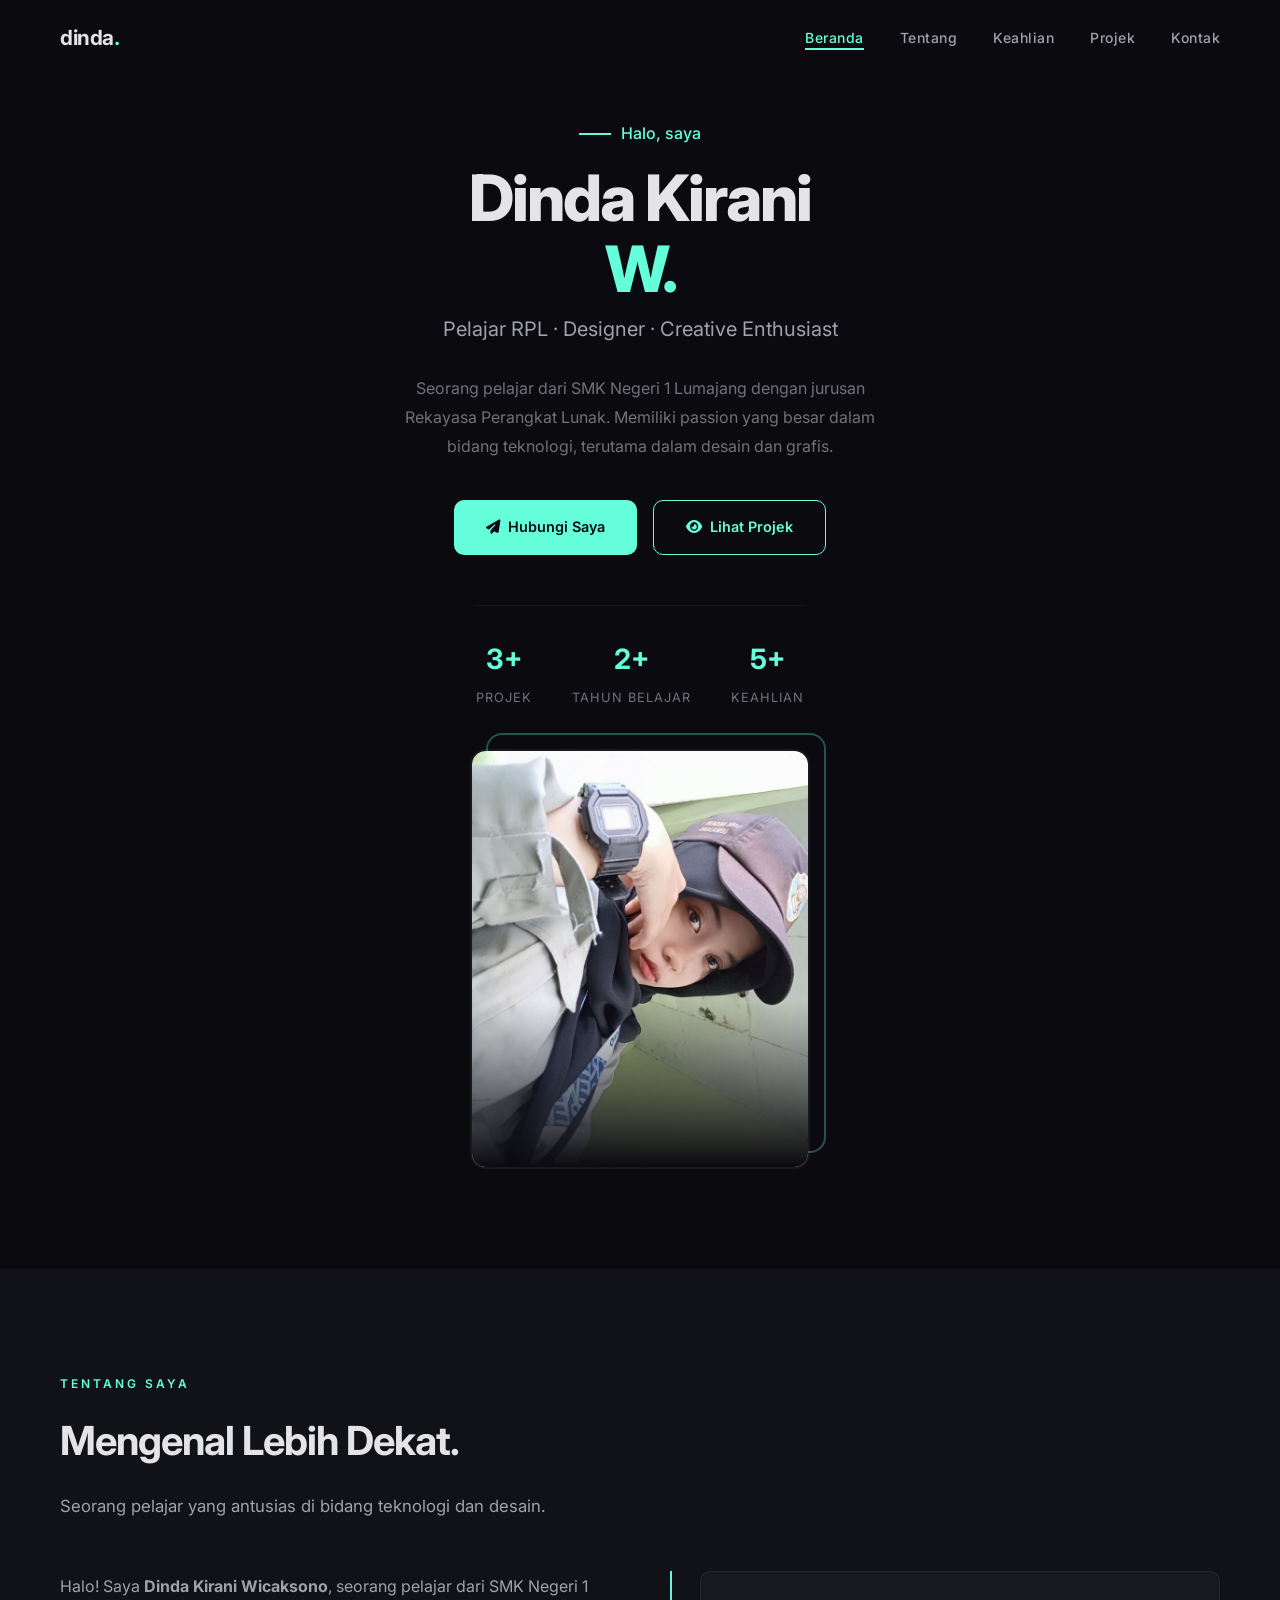
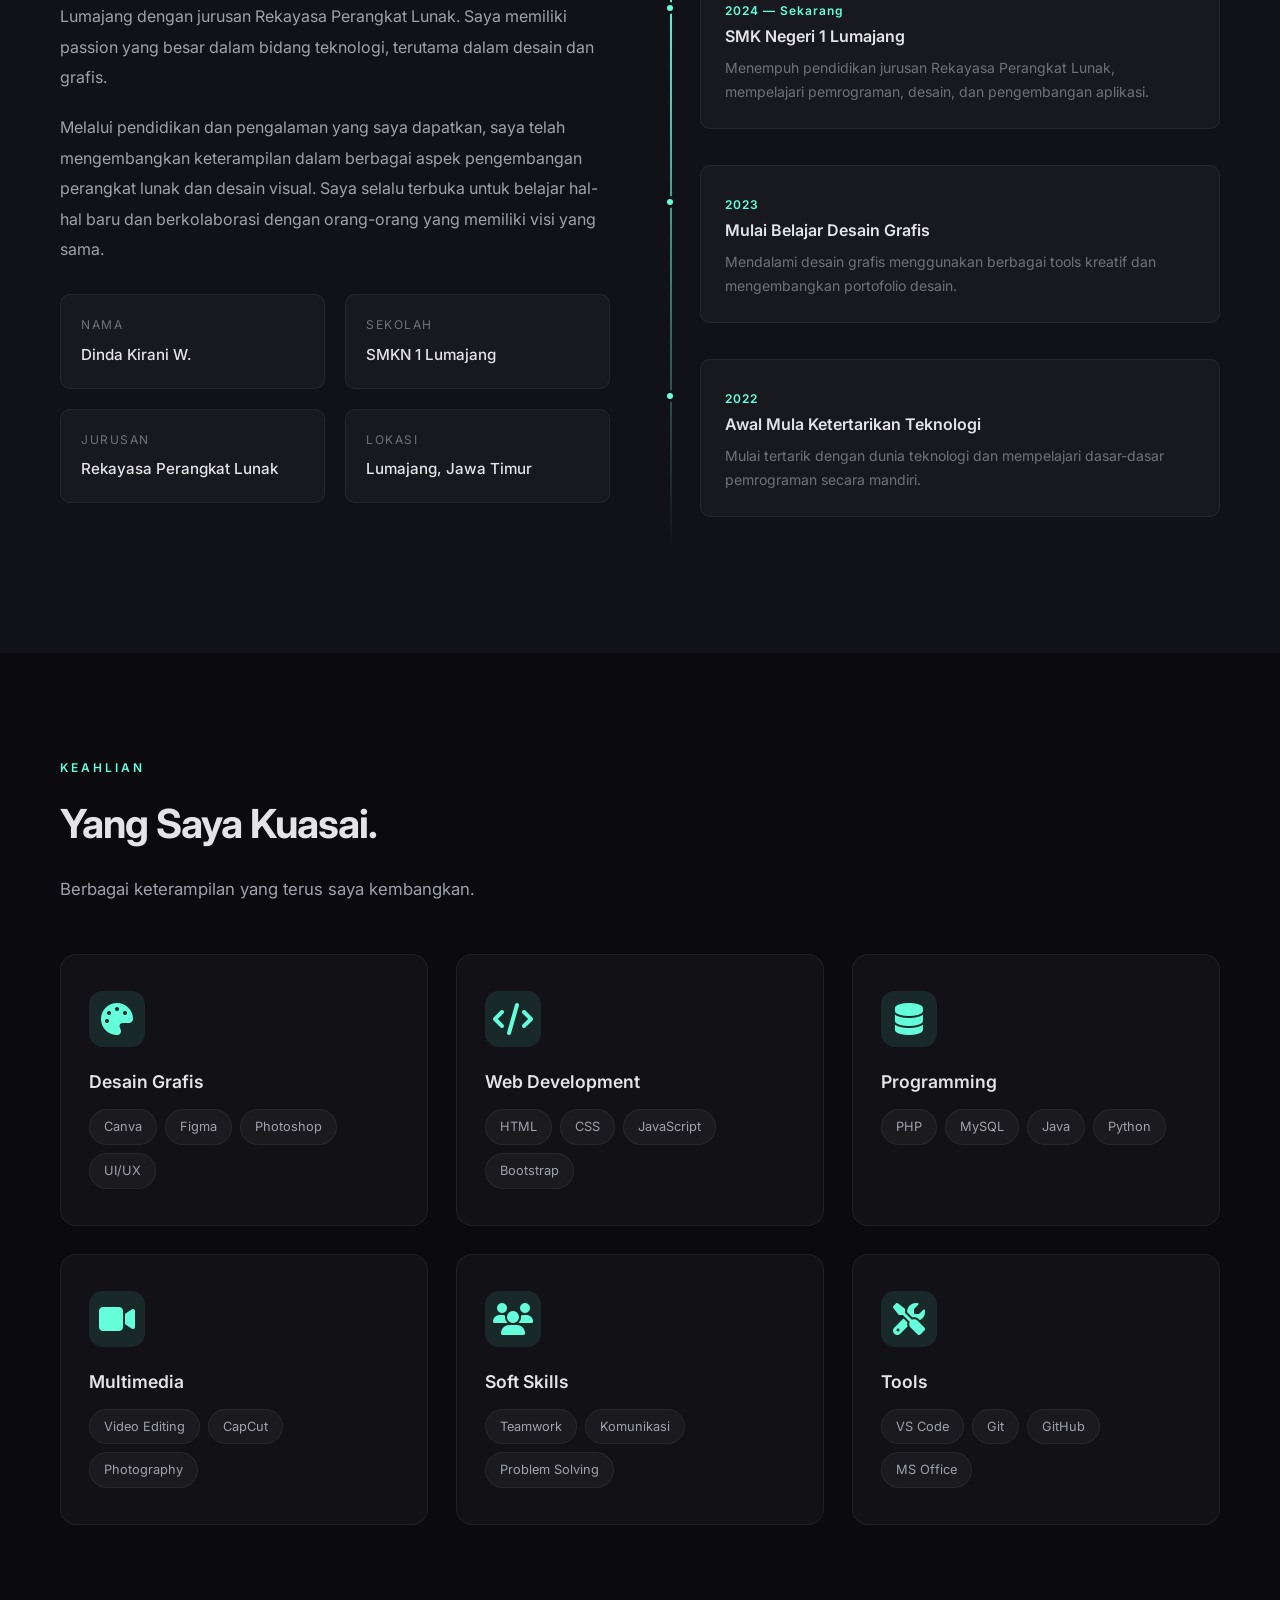
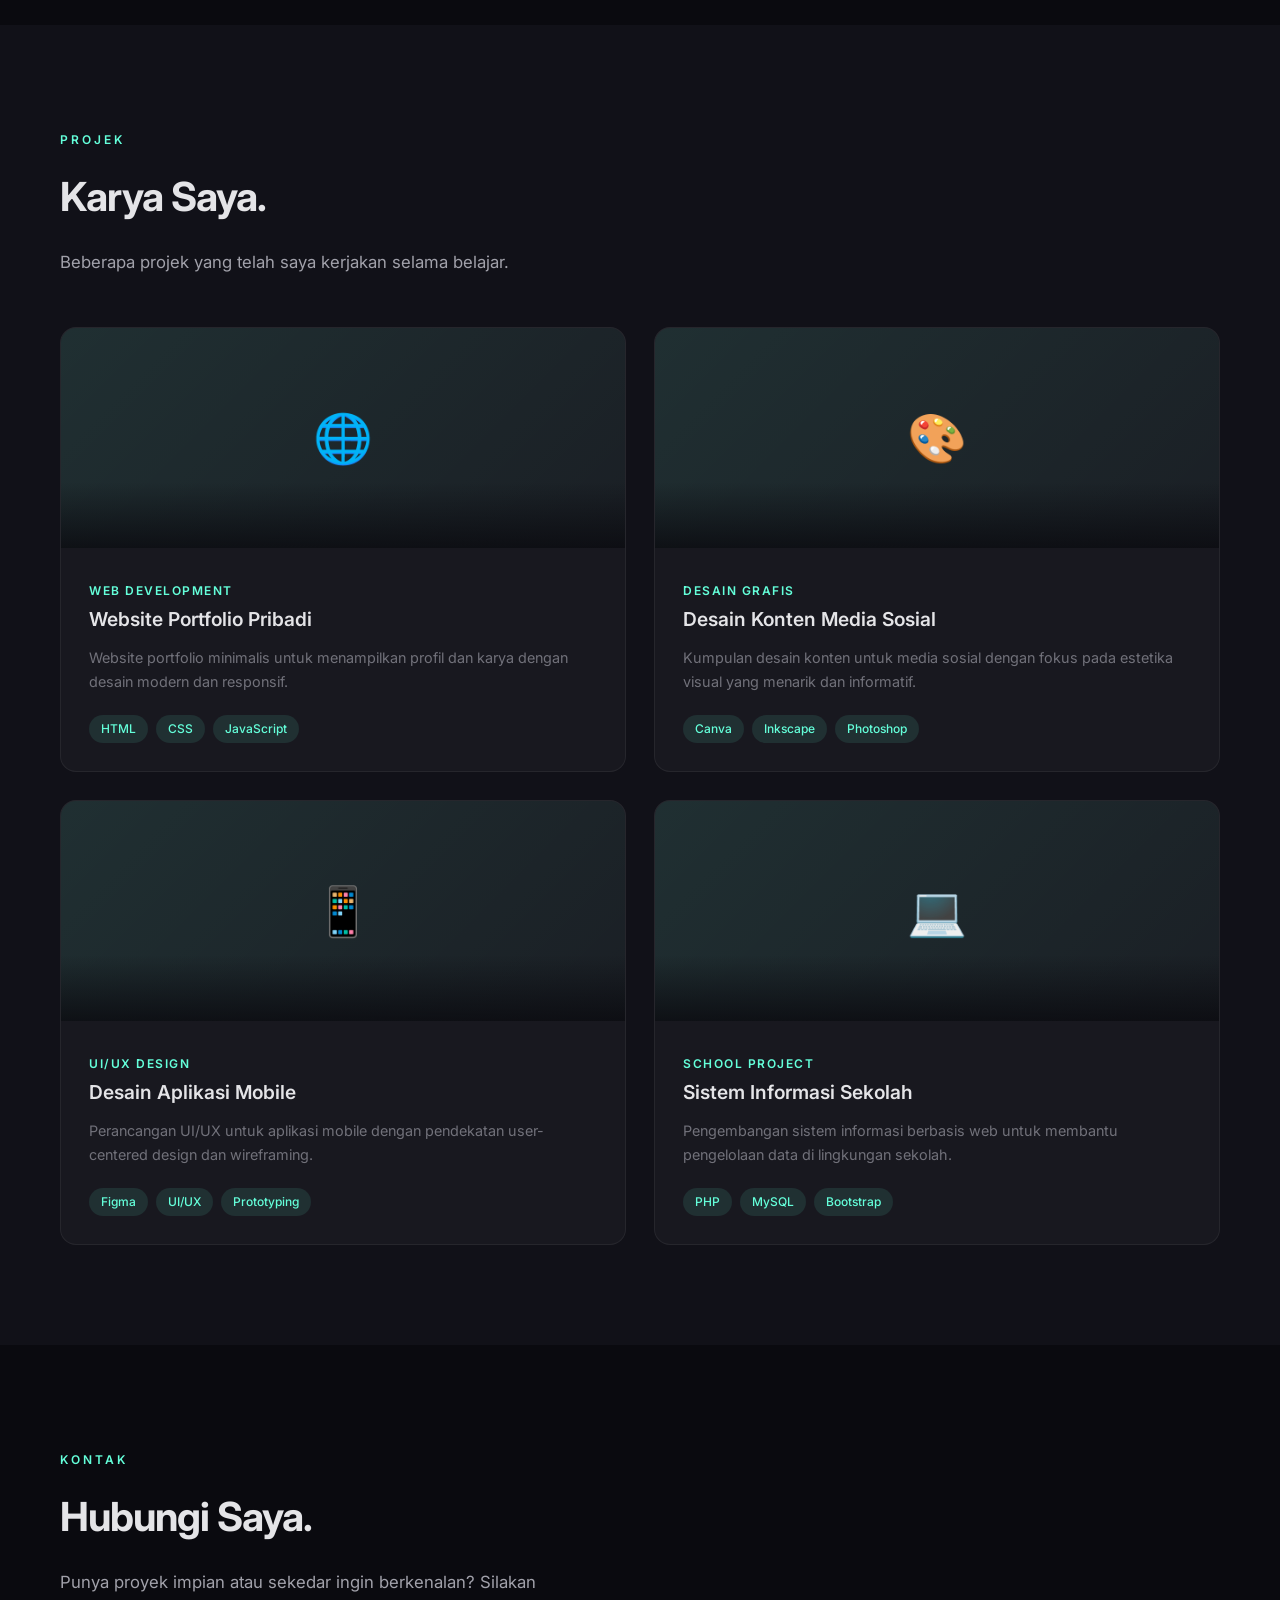
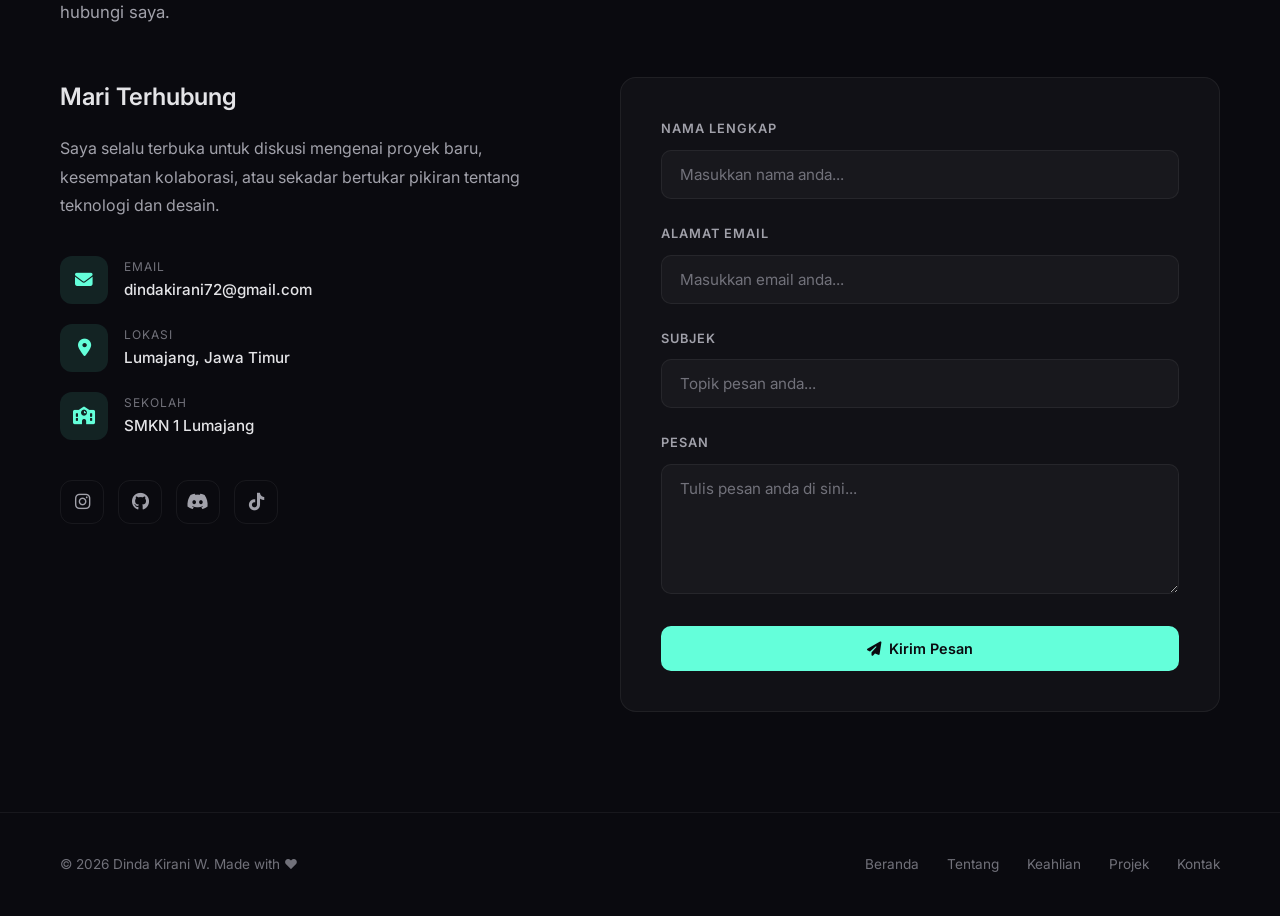
<file: index.html>
<!DOCTYPE html>
<html lang="id">

<head>
  <meta charset="UTF-8">
  <meta name="viewport" content="width=device-width, initial-scale=1.0">
  <title>Dinda Kirani W — Portfolio</title>
  <meta name="description"
    content="Portfolio Dinda Kirani W — Pelajar RPL SMK Negeri 1 Lumajang yang memiliki passion di bidang desain & teknologi.">
  <link rel="preconnect" href="https://fonts.googleapis.com">
  <link rel="preconnect" href="https://fonts.gstatic.com" crossorigin>
  <link href="https://fonts.googleapis.com/css2?family=Inter:wght@400;500;600;700;800&display=swap" rel="stylesheet">
  <link rel="stylesheet" href="https://cdnjs.cloudflare.com/ajax/libs/font-awesome/6.5.1/css/all.min.css">
  <link rel="stylesheet" href="style.css">
</head>

<body>

  <!-- ===== Navbar ===== -->
  <nav class="navbar" id="navbar">
    <a href="#hero" class="nav-logo">dinda<span>.</span></a>
    <ul class="nav-links" id="navLinks">
      <li><a href="#hero" class="active">Beranda</a></li>
      <li><a href="#about">Tentang</a></li>
      <li><a href="#skills">Keahlian</a></li>
      <li><a href="#portfolio">Projek</a></li>
      <li><a href="#contact">Kontak</a></li>
    </ul>
    <div class="menu-toggle" id="menuToggle" onclick="toggleMenu()">
      <span></span>
      <span></span>
      <span></span>
    </div>
  </nav>

  <!-- ===== Hero Section ===== -->
  <section class="hero" id="hero">
    <div class="hero-content">
      <p class="hero-greeting">Halo, saya</p>
      <h1 class="hero-name">Dinda Kirani<br><span class="accent">W.</span></h1>
      <p class="hero-role">Pelajar RPL · Designer · Creative Enthusiast</p>
      <p class="hero-desc">
        Seorang pelajar dari SMK Negeri 1 Lumajang dengan jurusan Rekayasa Perangkat Lunak.
        Memiliki passion yang besar dalam bidang teknologi, terutama dalam desain dan grafis.
      </p>
      <div class="hero-buttons">
        <a href="#contact" class="btn btn-primary">
          <i class="fas fa-paper-plane"></i> Hubungi Saya
        </a>
        <a href="#portfolio" class="btn btn-outline">
          <i class="fas fa-eye"></i> Lihat Projek
        </a>
      </div>
      <div class="hero-stats">
        <div class="stat-item">
          <h3>3+</h3>
          <p>Projek</p>
        </div>
        <div class="stat-item">
          <h3>2+</h3>
          <p>Tahun Belajar</p>
        </div>
        <div class="stat-item">
          <h3>5+</h3>
          <p>Keahlian</p>
        </div>
      </div>
    </div>
    <div class="hero-image">
      <div class="hero-image-wrapper">
        <img src="img/dinda.jpeg" alt="Foto Dinda Kirani W">
      </div>
      <div class="hero-image-decoration"></div>
    </div>
  </section>

  <!-- ===== About Section ===== -->
  <section class="about" id="about">
    <span class="section-label reveal">Tentang Saya</span>
    <h2 class="section-title reveal">Mengenal Lebih Dekat<span class="accent">.</span></h2>
    <p class="section-subtitle reveal">Seorang pelajar yang antusias di bidang teknologi dan desain.</p>

    <div class="about-grid">
      <div class="about-text">
        <p class="reveal">
          Halo! Saya <strong>Dinda Kirani Wicaksono</strong>, seorang pelajar dari SMK Negeri 1 Lumajang dengan jurusan
          Rekayasa Perangkat Lunak. Saya memiliki passion yang besar dalam bidang teknologi, terutama dalam
          desain dan grafis.
        </p>
        <p class="reveal">
          Melalui pendidikan dan pengalaman yang saya dapatkan, saya telah mengembangkan keterampilan dalam berbagai
          aspek
          pengembangan perangkat lunak dan desain visual. Saya selalu terbuka untuk belajar hal-hal baru dan
          berkolaborasi
          dengan orang-orang yang memiliki visi yang sama.
        </p>

        <div class="about-info-grid reveal">
          <div class="info-item">
            <div class="label">Nama</div>
            <div class="value">Dinda Kirani W.</div>
          </div>
          <div class="info-item">
            <div class="label">Sekolah</div>
            <div class="value">SMKN 1 Lumajang</div>
          </div>
          <div class="info-item">
            <div class="label">Jurusan</div>
            <div class="value">Rekayasa Perangkat Lunak</div>
          </div>
          <div class="info-item">
            <div class="label">Lokasi</div>
            <div class="value">Lumajang, Jawa Timur</div>
          </div>
        </div>
      </div>

      <div class="timeline">
        <div class="timeline-item reveal">
          <span class="timeline-year">2024 — Sekarang</span>
          <h4 class="timeline-title">SMK Negeri 1 Lumajang</h4>
          <p class="timeline-desc">Menempuh pendidikan jurusan Rekayasa Perangkat Lunak, mempelajari pemrograman,
            desain, dan pengembangan aplikasi.</p>
        </div>
        <div class="timeline-item reveal reveal-delay-1">
          <span class="timeline-year">2023</span>
          <h4 class="timeline-title">Mulai Belajar Desain Grafis</h4>
          <p class="timeline-desc">Mendalami desain grafis menggunakan berbagai tools kreatif dan mengembangkan
            portofolio desain.</p>
        </div>
        <div class="timeline-item reveal reveal-delay-2">
          <span class="timeline-year">2022</span>
          <h4 class="timeline-title">Awal Mula Ketertarikan Teknologi</h4>
          <p class="timeline-desc">Mulai tertarik dengan dunia teknologi dan mempelajari dasar-dasar pemrograman secara
            mandiri.</p>
        </div>
      </div>
    </div>
  </section>

  <!-- ===== Skills Section ===== -->
  <section class="skills" id="skills">
    <span class="section-label reveal">Keahlian</span>
    <h2 class="section-title reveal">Yang Saya Kuasai<span class="accent">.</span></h2>
    <p class="section-subtitle reveal">Berbagai keterampilan yang terus saya kembangkan.</p>

    <div class="skills-grid">
      <div class="skill-card reveal">
        <div class="skill-icon"><i class="fas fa-palette"></i></div>
        <h3>Desain Grafis</h3>
        <div class="skill-tags">
          <span class="skill-tag">Canva</span>
          <span class="skill-tag">Figma</span>
          <span class="skill-tag">Photoshop</span>
          <span class="skill-tag">UI/UX</span>
        </div>
      </div>

      <div class="skill-card reveal reveal-delay-1">
        <div class="skill-icon"><i class="fas fa-code"></i></div>
        <h3>Web Development</h3>
        <div class="skill-tags">
          <span class="skill-tag">HTML</span>
          <span class="skill-tag">CSS</span>
          <span class="skill-tag">JavaScript</span>
          <span class="skill-tag">Bootstrap</span>
        </div>
      </div>

      <div class="skill-card reveal reveal-delay-2">
        <div class="skill-icon"><i class="fas fa-database"></i></div>
        <h3>Programming</h3>
        <div class="skill-tags">
          <span class="skill-tag">PHP</span>
          <span class="skill-tag">MySQL</span>
          <span class="skill-tag">Java</span>
          <span class="skill-tag">Python</span>
        </div>
      </div>

      <div class="skill-card reveal reveal-delay-1">
        <div class="skill-icon"><i class="fas fa-video"></i></div>
        <h3>Multimedia</h3>
        <div class="skill-tags">
          <span class="skill-tag">Video Editing</span>
          <span class="skill-tag">CapCut</span>
          <span class="skill-tag">Photography</span>
        </div>
      </div>

      <div class="skill-card reveal reveal-delay-2">
        <div class="skill-icon"><i class="fas fa-users"></i></div>
        <h3>Soft Skills</h3>
        <div class="skill-tags">
          <span class="skill-tag">Teamwork</span>
          <span class="skill-tag">Komunikasi</span>
          <span class="skill-tag">Problem Solving</span>
        </div>
      </div>

      <div class="skill-card reveal reveal-delay-3">
        <div class="skill-icon"><i class="fas fa-tools"></i></div>
        <h3>Tools</h3>
        <div class="skill-tags">
          <span class="skill-tag">VS Code</span>
          <span class="skill-tag">Git</span>
          <span class="skill-tag">GitHub</span>
          <span class="skill-tag">MS Office</span>
        </div>
      </div>
    </div>
  </section>

  <!-- ===== Portfolio Section ===== -->
  <section class="portfolio" id="portfolio">
    <span class="section-label reveal">Projek</span>
    <h2 class="section-title reveal">Karya Saya<span class="accent">.</span></h2>
    <p class="section-subtitle reveal">Beberapa projek yang telah saya kerjakan selama belajar.</p>

    <div class="portfolio-grid">
      <div class="project-card reveal">
        <div class="project-image">🌐</div>
        <div class="project-info">
          <span class="project-label">Web Development</span>
          <h3>Website Portfolio Pribadi</h3>
          <p>Website portfolio minimalis untuk menampilkan profil dan karya dengan desain modern dan responsif.</p>
          <div class="project-tags">
            <span class="project-tag">HTML</span>
            <span class="project-tag">CSS</span>
            <span class="project-tag">JavaScript</span>
          </div>
        </div>
      </div>

      <div class="project-card reveal reveal-delay-1">
        <div class="project-image">🎨</div>
        <div class="project-info">
          <span class="project-label">Desain Grafis</span>
          <h3>Desain Konten Media Sosial</h3>
          <p>Kumpulan desain konten untuk media sosial dengan fokus pada estetika visual yang menarik dan informatif.
          </p>
          <div class="project-tags">
            <span class="project-tag">Canva</span>
            <span class="project-tag">Inkscape</span>
            <span class="project-tag">Photoshop</span>
          </div>
        </div>
      </div>

      <div class="project-card reveal reveal-delay-2">
        <div class="project-image">📱</div>
        <div class="project-info">
          <span class="project-label">UI/UX Design</span>
          <h3>Desain Aplikasi Mobile</h3>
          <p>Perancangan UI/UX untuk aplikasi mobile dengan pendekatan user-centered design dan wireframing.</p>
          <div class="project-tags">
            <span class="project-tag">Figma</span>
            <span class="project-tag">UI/UX</span>
            <span class="project-tag">Prototyping</span>
          </div>
        </div>
      </div>

      <div class="project-card reveal reveal-delay-3">
        <div class="project-image">💻</div>
        <div class="project-info">
          <span class="project-label">School Project</span>
          <h3>Sistem Informasi Sekolah</h3>
          <p>Pengembangan sistem informasi berbasis web untuk membantu pengelolaan data di lingkungan sekolah.</p>
          <div class="project-tags">
            <span class="project-tag">PHP</span>
            <span class="project-tag">MySQL</span>
            <span class="project-tag">Bootstrap</span>
          </div>
        </div>
      </div>
    </div>
  </section>

  <!-- ===== Contact Section ===== -->
  <section class="contact" id="contact">
    <span class="section-label reveal">Kontak</span>
    <h2 class="section-title reveal">Hubungi Saya<span class="accent">.</span></h2>
    <p class="section-subtitle reveal">Punya proyek impian atau sekedar ingin berkenalan? Silakan hubungi saya.</p>

    <div class="contact-wrapper">
      <div class="contact-info reveal">
        <h3>Mari Terhubung</h3>
        <p>Saya selalu terbuka untuk diskusi mengenai proyek baru, kesempatan kolaborasi, atau sekadar bertukar pikiran
          tentang teknologi dan desain.</p>

        <div class="contact-details">
          <div class="contact-item">
            <div class="contact-item-icon">
              <i class="fas fa-envelope"></i>
            </div>
            <div class="contact-item-text">
              <div class="label">Email</div>
              <div class="value">dindakirani72@gmail.com</div>
            </div>
          </div>
          <div class="contact-item">
            <div class="contact-item-icon">
              <i class="fas fa-map-marker-alt"></i>
            </div>
            <div class="contact-item-text">
              <div class="label">Lokasi</div>
              <div class="value">Lumajang, Jawa Timur</div>
            </div>
          </div>
          <div class="contact-item">
            <div class="contact-item-icon">
              <i class="fas fa-school"></i>
            </div>
            <div class="contact-item-text">
              <div class="label">Sekolah</div>
              <div class="value">SMKN 1 Lumajang</div>
            </div>
          </div>
        </div>

        <div class="social-links">
          <div class="social-link-wrapper">
            <a href="https://www.instagram.com/rannverss?igsh=MXh5bTVwMjUydjJwZg==" class="social-link" target="_blank"
              rel="noopener noreferrer"><i class="fab fa-instagram"></i></a>
            <span class="social-tooltip">@rannverss</span>
          </div>
          <div class="social-link-wrapper">
            <a href="https://github.com/rannverss" class="social-link" target="_blank" rel="noopener noreferrer"><i
                class="fab fa-github"></i></a>
            <span class="social-tooltip">rannverss</span>
          </div>
          <div class="social-link-wrapper">
            <a href="https://discord.com/gulaarenn0_88716/1399909980970418269" class="social-link" target="_blank"
              rel="noopener noreferrer"><i class="fab fa-discord"></i></a>
            <span class="social-tooltip">gulaarenn0_88716</span>
          </div>
          <div class="social-link-wrapper">
            <a href="https://www.tiktok.com/@rannvrs?_r=1&_t=ZS-94QRIaxC94a" class="social-link" target="_blank"
              rel="noopener noreferrer"><i class="fab fa-tiktok"></i></a>
            <span class="social-tooltip">@rannvrs</span>
          </div>
        </div>
      </div>

      <form class="contact-form reveal reveal-delay-1" action="#" method="get" id="contactForm">
        <div class="form-group">
          <label for="nama">Nama Lengkap</label>
          <input type="text" id="nama" name="nama" placeholder="Masukkan nama anda..." required>
        </div>
        <div class="form-group">
          <label for="email">Alamat Email</label>
          <input type="email" id="email" name="email" placeholder="Masukkan email anda..." required>
        </div>
        <div class="form-group">
          <label for="subjek">Subjek</label>
          <input type="text" id="subjek" name="subjek" placeholder="Topik pesan anda...">
        </div>
        <div class="form-group">
          <label for="pesan">Pesan</label>
          <textarea id="pesan" name="pesan" placeholder="Tulis pesan anda di sini..." required></textarea>
        </div>
        <button type="submit" class="btn btn-primary btn-submit">
          <i class="fas fa-paper-plane"></i> Kirim Pesan
        </button>
      </form>
    </div>
  </section>

  <!-- ===== Footer ===== -->
  <footer class="footer">
    <p>&copy; 2026 Dinda Kirani W. Made with <span class="accent">♥</span></p>
    <div class="footer-links">
      <a href="#hero">Beranda</a>
      <a href="#about">Tentang</a>
      <a href="#skills">Keahlian</a>
      <a href="#portfolio">Projek</a>
      <a href="#contact">Kontak</a>
    </div>
  </footer>

  <!-- ===== JavaScript ===== -->
  <script>
    // Navbar scroll effect
    const navbar = document.getElementById('navbar');
    window.addEventListener('scroll', () => {
      navbar.classList.toggle('scrolled', window.scrollY > 50);
    });

    // Mobile menu toggle
    function toggleMenu() {
      document.getElementById('navLinks').classList.toggle('open');
    }

    // Close mobile menu on link click
    document.querySelectorAll('.nav-links a').forEach(link => {
      link.addEventListener('click', () => {
        document.getElementById('navLinks').classList.remove('open');
      });
    });

    // Active nav link on scroll
    const sections = document.querySelectorAll('section');
    const navLinks = document.querySelectorAll('.nav-links a');

    window.addEventListener('scroll', () => {
      let current = '';
      sections.forEach(section => {
        const top = section.offsetTop - 100;
        if (scrollY >= top) {
          current = section.getAttribute('id');
        }
      });
      navLinks.forEach(link => {
        link.classList.remove('active');
        if (link.getAttribute('href') === `#${current}`) {
          link.classList.add('active');
        }
      });
    });

    // Scroll reveal animation
    const revealElements = document.querySelectorAll('.reveal');
    const revealObserver = new IntersectionObserver((entries) => {
      entries.forEach(entry => {
        if (entry.isIntersecting) {
          entry.target.classList.add('visible');
        }
      });
    }, {
      threshold: 0.1,
      rootMargin: '0px 0px -50px 0px'
    });

    revealElements.forEach(el => revealObserver.observe(el));
  </script>

</body>

</html>
</file>
<file: style.css>
/* ===== CSS Custom Properties ===== */
:root {
  --bg-primary: #0a0a0f;
  --bg-secondary: #111118;
  --bg-card: rgba(255, 255, 255, 0.03);
  --bg-card-hover: rgba(255, 255, 255, 0.06);
  --text-primary: #e4e4e7;
  --text-secondary: #a1a1aa;
  --text-muted: #71717a;
  --accent: #64ffda;
  --accent-dim: rgba(100, 255, 218, 0.1);
  --accent-glow: rgba(100, 255, 218, 0.15);
  --border: rgba(255, 255, 255, 0.06);
  --border-hover: rgba(255, 255, 255, 0.12);
  --font-main: 'Inter', -apple-system, BlinkMacSystemFont, sans-serif;
  --radius: 16px;
  --radius-sm: 10px;
  --transition: 0.3s cubic-bezier(0.4, 0, 0.2, 1);
}

/* ===== Reset & Base ===== */
*,
*::before,
*::after {
  margin: 0;
  padding: 0;
  box-sizing: border-box;
}

html {
  scroll-behavior: smooth;
  scroll-padding-top: 80px;
}

body {
  font-family: var(--font-main);
  background-color: var(--bg-primary);
  color: var(--text-primary);
  line-height: 1.7;
  overflow-x: hidden;
}

a {
  text-decoration: none;
  color: inherit;
}

img {
  max-width: 100%;
  display: block;
}

/* ===== Scrollbar ===== */
::-webkit-scrollbar {
  width: 6px;
}

::-webkit-scrollbar-track {
  background: var(--bg-primary);
}

::-webkit-scrollbar-thumb {
  background: var(--text-muted);
  border-radius: 10px;
}

/* ===== Navigation ===== */
.navbar {
  position: fixed;
  top: 0;
  left: 0;
  width: 100%;
  z-index: 1000;
  padding: 20px 60px;
  display: flex;
  justify-content: space-between;
  align-items: center;
  transition: var(--transition);
  background: transparent;
}

.navbar.scrolled {
  background: rgba(10, 10, 15, 0.85);
  backdrop-filter: blur(20px);
  -webkit-backdrop-filter: blur(20px);
  border-bottom: 1px solid var(--border);
  padding: 14px 60px;
}

.nav-logo {
  font-size: 1.3rem;
  font-weight: 700;
  letter-spacing: -0.5px;
  color: var(--text-primary);
}

.nav-logo span {
  color: var(--accent);
}

.nav-links {
  list-style: none;
  display: flex;
  gap: 36px;
}

.nav-links a {
  font-size: 0.875rem;
  font-weight: 500;
  color: var(--text-secondary);
  letter-spacing: 0.5px;
  position: relative;
  transition: var(--transition);
}

.nav-links a::after {
  content: '';
  position: absolute;
  bottom: -4px;
  left: 0;
  width: 0;
  height: 2px;
  background: var(--accent);
  transition: var(--transition);
}

.nav-links a:hover,
.nav-links a.active {
  color: var(--accent);
}

.nav-links a:hover::after,
.nav-links a.active::after {
  width: 100%;
}

/* Mobile Menu */
.menu-toggle {
  display: none;
  flex-direction: column;
  gap: 5px;
  cursor: pointer;
  z-index: 1001;
}

.menu-toggle span {
  width: 24px;
  height: 2px;
  background: var(--text-primary);
  border-radius: 2px;
  transition: var(--transition);
}

/* ===== Sections ===== */
section {
  padding: 100px 60px;
  position: relative;
}

.section-label {
  display: inline-block;
  font-size: 0.75rem;
  font-weight: 600;
  letter-spacing: 3px;
  text-transform: uppercase;
  color: var(--accent);
  margin-bottom: 12px;
}

.section-title {
  font-size: 2.5rem;
  font-weight: 700;
  color: var(--text-primary);
  margin-bottom: 16px;
  letter-spacing: -1px;
}

.section-subtitle {
  font-size: 1.05rem;
  color: var(--text-secondary);
  max-width: 540px;
  line-height: 1.8;
}

/* ===== Hero Section ===== */
.hero {
  min-height: 100vh;
  display: flex;
  flex-direction: column;
  align-items: center;
  justify-content: center;
  gap: 40px;
  padding-top: 120px;
  text-align: center;
}

.hero-content {
  flex: 1;
  max-width: 600px;
  display: flex;
  flex-direction: column;
  align-items: center;
}

.hero-greeting {
  font-size: 1rem;
  font-weight: 500;
  color: var(--accent);
  margin-bottom: 16px;
  display: flex;
  align-items: center;
  justify-content: center;
  gap: 10px;
}

.hero-greeting::before {
  content: '';
  display: inline-block;
  width: 32px;
  height: 2px;
  background: var(--accent);
}

.hero-name {
  font-size: 4rem;
  font-weight: 800;
  line-height: 1.1;
  letter-spacing: -2px;
  color: var(--text-primary);
  margin-bottom: 8px;
}

.hero-name .accent {
  color: var(--accent);
}

.hero-role {
  font-size: 1.25rem;
  color: var(--text-secondary);
  font-weight: 400;
  margin-bottom: 28px;
}

.hero-desc {
  font-size: 1rem;
  color: var(--text-muted);
  max-width: 480px;
  line-height: 1.8;
  margin-bottom: 40px;
}

.hero-buttons {
  display: flex;
  gap: 16px;
  flex-wrap: wrap;
  justify-content: center;
}

.btn {
  display: inline-flex;
  align-items: center;
  gap: 8px;
  padding: 14px 32px;
  border-radius: var(--radius-sm);
  font-size: 0.9rem;
  font-weight: 600;
  font-family: var(--font-main);
  cursor: pointer;
  transition: var(--transition);
  border: none;
}

.btn-primary {
  background: var(--accent);
  color: var(--bg-primary);
}

.btn-primary:hover {
  background: #4dd8b5;
  transform: translateY(-2px);
  box-shadow: 0 8px 30px rgba(100, 255, 218, 0.25);
}

.btn-outline {
  background: transparent;
  color: var(--accent);
  border: 1.5px solid var(--accent);
}

.btn-outline:hover {
  background: var(--accent-dim);
  transform: translateY(-2px);
}

.hero-image {
  flex-shrink: 0;
  position: relative;
}

.hero-image-wrapper {
  width: 340px;
  height: 420px;
  border-radius: var(--radius);
  overflow: hidden;
  position: relative;
  border: 2px solid var(--border);
}

.hero-image-wrapper::after {
  content: '';
  position: absolute;
  inset: 0;
  background: linear-gradient(180deg, transparent 60%, var(--bg-primary));
  pointer-events: none;
}

.hero-image-wrapper img {
  width: 100%;
  height: 100%;
  object-fit: cover;
}

.hero-image-decoration {
  position: absolute;
  top: -16px;
  right: -16px;
  width: 100%;
  height: 100%;
  border: 2px solid var(--accent);
  border-radius: var(--radius);
  z-index: -1;
  opacity: 0.3;
}

.hero-stats {
  display: flex;
  gap: 40px;
  margin-top: 50px;
  padding-top: 30px;
  border-top: 1px solid var(--border);
  justify-content: center;
}

.stat-item h3 {
  font-size: 1.75rem;
  font-weight: 700;
  color: var(--accent);
}

.stat-item p {
  font-size: 0.8rem;
  color: var(--text-muted);
  text-transform: uppercase;
  letter-spacing: 1px;
  margin-top: 4px;
}

/* ===== About Section ===== */
.about {
  background: var(--bg-secondary);
}

.about-grid {
  display: grid;
  grid-template-columns: 1fr 1fr;
  gap: 60px;
  margin-top: 50px;
  align-items: start;
}

.about-text p {
  font-size: 1rem;
  color: var(--text-secondary);
  line-height: 1.9;
  margin-bottom: 20px;
}

.about-info-grid {
  display: grid;
  grid-template-columns: 1fr 1fr;
  gap: 20px;
  margin-top: 30px;
}

.info-item {
  padding: 20px;
  background: var(--bg-card);
  border: 1px solid var(--border);
  border-radius: var(--radius-sm);
  transition: var(--transition);
}

.info-item:hover {
  border-color: var(--border-hover);
  background: var(--bg-card-hover);
}

.info-item .label {
  font-size: 0.75rem;
  color: var(--text-muted);
  text-transform: uppercase;
  letter-spacing: 1.5px;
  margin-bottom: 6px;
}

.info-item .value {
  font-size: 0.95rem;
  color: var(--text-primary);
  font-weight: 500;
}

/* Timeline */
.timeline {
  position: relative;
  padding-left: 30px;
}

.timeline::before {
  content: '';
  position: absolute;
  left: 0;
  top: 0;
  bottom: 0;
  width: 2px;
  background: linear-gradient(180deg, var(--accent), transparent);
}

.timeline-item {
  position: relative;
  margin-bottom: 36px;
  padding: 24px;
  background: var(--bg-card);
  border: 1px solid var(--border);
  border-radius: var(--radius-sm);
  transition: var(--transition);
}

.timeline-item:hover {
  border-color: var(--accent);
  background: var(--bg-card-hover);
}

.timeline-item::before {
  content: '';
  position: absolute;
  left: -37px;
  top: 30px;
  width: 12px;
  height: 12px;
  border-radius: 50%;
  background: var(--accent);
  border: 3px solid var(--bg-secondary);
}

.timeline-year {
  font-size: 0.75rem;
  font-weight: 600;
  color: var(--accent);
  letter-spacing: 1px;
  margin-bottom: 6px;
}

.timeline-title {
  font-size: 1rem;
  font-weight: 600;
  color: var(--text-primary);
  margin-bottom: 6px;
}

.timeline-desc {
  font-size: 0.875rem;
  color: var(--text-muted);
  line-height: 1.7;
}

/* ===== Skills Section ===== */
.skills-grid {
  display: grid;
  grid-template-columns: repeat(3, 1fr);
  gap: 28px;
  margin-top: 50px;
}

.skill-card {
  padding: 36px 28px;
  background: var(--bg-card);
  border: 1px solid var(--border);
  border-radius: var(--radius);
  transition: var(--transition);
  position: relative;
  overflow: hidden;
}

.skill-card::before {
  content: '';
  position: absolute;
  top: 0;
  left: 0;
  right: 0;
  height: 3px;
  background: linear-gradient(90deg, var(--accent), transparent);
  opacity: 0;
  transition: var(--transition);
}

.skill-card:hover {
  transform: translateY(-4px);
  border-color: var(--border-hover);
  background: var(--bg-card-hover);
}

.skill-card:hover::before {
  opacity: 1;
}

.skill-icon {
  font-size: 2rem;
  margin-bottom: 20px;
  display: flex;
  align-items: center;
  justify-content: center;
  width: 56px;
  height: 56px;
  border-radius: 14px;
  background: var(--accent-dim);
  color: var(--accent);
}

.skill-card h3 {
  font-size: 1.1rem;
  font-weight: 600;
  color: var(--text-primary);
  margin-bottom: 12px;
}

.skill-tags {
  display: flex;
  flex-wrap: wrap;
  gap: 8px;
}

.skill-tag {
  padding: 6px 14px;
  background: rgba(255, 255, 255, 0.04);
  border: 1px solid var(--border);
  border-radius: 20px;
  font-size: 0.8rem;
  color: var(--text-secondary);
  transition: var(--transition);
}

.skill-tag:hover {
  border-color: var(--accent);
  color: var(--accent);
  background: var(--accent-dim);
}

/* ===== Portfolio Section ===== */
.portfolio {
  background: var(--bg-secondary);
}

.portfolio-grid {
  display: grid;
  grid-template-columns: repeat(2, 1fr);
  gap: 28px;
  margin-top: 50px;
}

.project-card {
  background: var(--bg-card);
  border: 1px solid var(--border);
  border-radius: var(--radius);
  overflow: hidden;
  transition: all 0.4s cubic-bezier(0.4, 0, 0.2, 1);
  position: relative;
}

.project-card:hover {
  transform: translateY(-6px);
  border-color: var(--accent);
  box-shadow:
    0 0 15px rgba(100, 255, 218, 0.15),
    0 0 40px rgba(100, 255, 218, 0.1),
    0 0 80px rgba(100, 255, 218, 0.05),
    0 20px 60px rgba(0, 0, 0, 0.4);
}

.project-card::after {
  content: '';
  position: absolute;
  inset: -2px;
  border-radius: var(--radius);
  background: radial-gradient(circle at 50% 50%, rgba(100, 255, 218, 0.12), transparent 70%);
  opacity: 0;
  transition: opacity 0.5s ease;
  pointer-events: none;
  z-index: -1;
  filter: blur(20px);
}

.project-card:hover::after {
  opacity: 1;
}

.project-image {
  width: 100%;
  height: 220px;
  background: linear-gradient(135deg, var(--accent-dim), rgba(100, 255, 218, 0.03));
  display: flex;
  align-items: center;
  justify-content: center;
  font-size: 3rem;
  position: relative;
  overflow: hidden;
}

.project-image::after {
  content: '';
  position: absolute;
  inset: 0;
  background: linear-gradient(180deg, transparent 70%, rgba(10, 10, 15, 0.8));
}

.project-info {
  padding: 28px;
}

.project-label {
  font-size: 0.75rem;
  font-weight: 600;
  color: var(--accent);
  letter-spacing: 1.5px;
  text-transform: uppercase;
  margin-bottom: 10px;
}

.project-card h3 {
  font-size: 1.2rem;
  font-weight: 600;
  color: var(--text-primary);
  margin-bottom: 10px;
}

.project-card p {
  font-size: 0.9rem;
  color: var(--text-muted);
  line-height: 1.7;
  margin-bottom: 20px;
}

.project-tags {
  display: flex;
  flex-wrap: wrap;
  gap: 8px;
}

.project-tag {
  padding: 4px 12px;
  background: var(--accent-dim);
  border-radius: 20px;
  font-size: 0.75rem;
  color: var(--accent);
  font-weight: 500;
}

/* ===== Contact Section ===== */
.contact-wrapper {
  display: grid;
  grid-template-columns: 1fr 1.2fr;
  gap: 60px;
  margin-top: 50px;
}

.contact-info h3 {
  font-size: 1.5rem;
  font-weight: 600;
  color: var(--text-primary);
  margin-bottom: 16px;
}

.contact-info>p {
  font-size: 1rem;
  color: var(--text-secondary);
  line-height: 1.8;
  margin-bottom: 36px;
}

.contact-details {
  display: flex;
  flex-direction: column;
  gap: 20px;
  margin-bottom: 40px;
}

.contact-item {
  display: flex;
  align-items: center;
  gap: 16px;
}

.contact-item-icon {
  width: 48px;
  height: 48px;
  display: flex;
  align-items: center;
  justify-content: center;
  background: var(--accent-dim);
  border-radius: 12px;
  flex-shrink: 0;
}

.contact-item-icon i {
  font-size: 1.1rem;
  color: var(--accent);
}

.contact-item-text .label {
  font-size: 0.75rem;
  color: var(--text-muted);
  text-transform: uppercase;
  letter-spacing: 1px;
}

.contact-item-text .value {
  font-size: 0.95rem;
  color: var(--text-primary);
  font-weight: 500;
}

.social-links {
  display: flex;
  gap: 14px;
}

.social-link-wrapper {
  position: relative;
}

.social-link {
  width: 44px;
  height: 44px;
  display: flex;
  align-items: center;
  justify-content: center;
  border: 1px solid var(--border);
  border-radius: 12px;
  color: var(--text-secondary);
  font-size: 1.1rem;
  transition: var(--transition);
}

.social-link:hover {
  background: var(--accent);
  color: var(--bg-primary);
  border-color: var(--accent);
  transform: translateY(-3px);
}

.social-tooltip {
  position: absolute;
  bottom: calc(100% + 10px);
  left: 50%;
  transform: translateX(-50%) translateY(6px);
  background: var(--bg-secondary);
  color: var(--accent);
  font-size: 0.75rem;
  font-weight: 600;
  padding: 6px 14px;
  border-radius: 8px;
  border: 1px solid var(--border-hover);
  white-space: nowrap;
  opacity: 0;
  visibility: hidden;
  transition: all 0.25s ease;
  pointer-events: none;
  box-shadow: 0 4px 16px rgba(0, 0, 0, 0.4);
}

.social-tooltip::after {
  content: '';
  position: absolute;
  top: 100%;
  left: 50%;
  transform: translateX(-50%);
  border: 5px solid transparent;
  border-top-color: var(--border-hover);
}

.social-link-wrapper:hover .social-tooltip {
  opacity: 1;
  visibility: visible;
  transform: translateX(-50%) translateY(0);
}

/* Contact Form */
.contact-form {
  background: var(--bg-card);
  border: 1px solid var(--border);
  border-radius: var(--radius);
  padding: 40px;
}

.form-group {
  margin-bottom: 24px;
}

.form-group label {
  display: block;
  font-size: 0.8rem;
  font-weight: 600;
  color: var(--text-secondary);
  text-transform: uppercase;
  letter-spacing: 1px;
  margin-bottom: 10px;
}

.form-group input,
.form-group textarea {
  width: 100%;
  padding: 14px 18px;
  background: rgba(255, 255, 255, 0.03);
  border: 1px solid var(--border);
  border-radius: var(--radius-sm);
  color: var(--text-primary);
  font-size: 0.95rem;
  font-family: var(--font-main);
  transition: var(--transition);
  outline: none;
}

.form-group input::placeholder,
.form-group textarea::placeholder {
  color: var(--text-muted);
}

.form-group input:focus,
.form-group textarea:focus {
  border-color: var(--accent);
  box-shadow: 0 0 0 3px var(--accent-glow);
}

.form-group textarea {
  resize: vertical;
  min-height: 130px;
}

.btn-submit {
  width: 100%;
  justify-content: center;
}

/* ===== Footer ===== */
.footer {
  padding: 40px 60px;
  border-top: 1px solid var(--border);
  display: flex;
  justify-content: space-between;
  align-items: center;
}

.footer p {
  font-size: 0.85rem;
  color: var(--text-muted);
}

.footer-links {
  display: flex;
  gap: 28px;
}

.footer-links a {
  font-size: 0.85rem;
  color: var(--text-muted);
  transition: var(--transition);
}

.footer-links a:hover {
  color: var(--accent);
}

/* ===== Animations ===== */
.reveal {
  opacity: 0;
  transform: translateY(30px);
  transition: opacity 0.7s cubic-bezier(0.4, 0, 0.2, 1),
    transform 0.7s cubic-bezier(0.4, 0, 0.2, 1);
}

.reveal.visible {
  opacity: 1;
  transform: translateY(0);
}

.reveal-delay-1 {
  transition-delay: 0.1s;
}

.reveal-delay-2 {
  transition-delay: 0.2s;
}

.reveal-delay-3 {
  transition-delay: 0.3s;
}

.reveal-delay-4 {
  transition-delay: 0.4s;
}

/* Floating animation for decoration */
@keyframes float {

  0%,
  100% {
    transform: translate(0, 0);
  }

  50% {
    transform: translate(-8px, -12px);
  }
}

.hero-image-decoration {
  animation: float 6s ease-in-out infinite;
}

/* ===== Responsive Design ===== */
@media (max-width: 1024px) {
  section {
    padding: 80px 40px;
  }

  .navbar {
    padding: 18px 30px;
  }

  .navbar.scrolled {
    padding: 14px 30px;
  }

  .hero-name {
    font-size: 3rem;
  }

  .skills-grid {
    grid-template-columns: repeat(2, 1fr);
  }

  .hero-image-wrapper {
    width: 280px;
    height: 350px;
  }
}

@media (max-width: 768px) {
  section {
    padding: 60px 24px;
  }

  .navbar {
    padding: 16px 24px;
  }

  .nav-links {
    display: none;
    position: fixed;
    top: 0;
    left: 0;
    width: 100%;
    height: 100vh;
    background: rgba(10, 10, 15, 0.97);
    backdrop-filter: blur(20px);
    flex-direction: column;
    align-items: center;
    justify-content: center;
    gap: 32px;
  }

  .nav-links.open {
    display: flex;
  }

  .nav-links a {
    font-size: 1.2rem;
  }

  .menu-toggle {
    display: flex;
  }

  .hero {
    gap: 30px;
    padding-top: 100px;
  }

  .hero-content {
    max-width: 100%;
  }

  .hero-name {
    font-size: 2.5rem;
  }

  .hero-desc {
    max-width: 100%;
  }

  .hero-buttons {
    justify-content: center;
  }

  .hero-image-wrapper {
    width: 220px;
    height: 280px;
  }

  .hero-image-decoration {
    top: -10px;
    right: -10px;
  }

  .hero-stats {
    justify-content: center;
    gap: 28px;
  }

  .about-grid {
    grid-template-columns: 1fr;
    gap: 40px;
  }

  .about-info-grid {
    grid-template-columns: 1fr;
  }

  .skills-grid {
    grid-template-columns: 1fr;
  }

  .portfolio-grid {
    grid-template-columns: 1fr;
  }

  .contact-wrapper {
    grid-template-columns: 1fr;
  }

  .section-title {
    font-size: 2rem;
  }

  .footer {
    flex-direction: column;
    gap: 20px;
    text-align: center;
    padding: 30px 24px;
  }
}

@media (max-width: 480px) {
  .hero-name {
    font-size: 2rem;
  }

  .hero-stats {
    flex-direction: column;
    gap: 16px;
  }

  .section-title {
    font-size: 1.6rem;
  }

  .contact-form {
    padding: 24px;
  }
}
</file>
